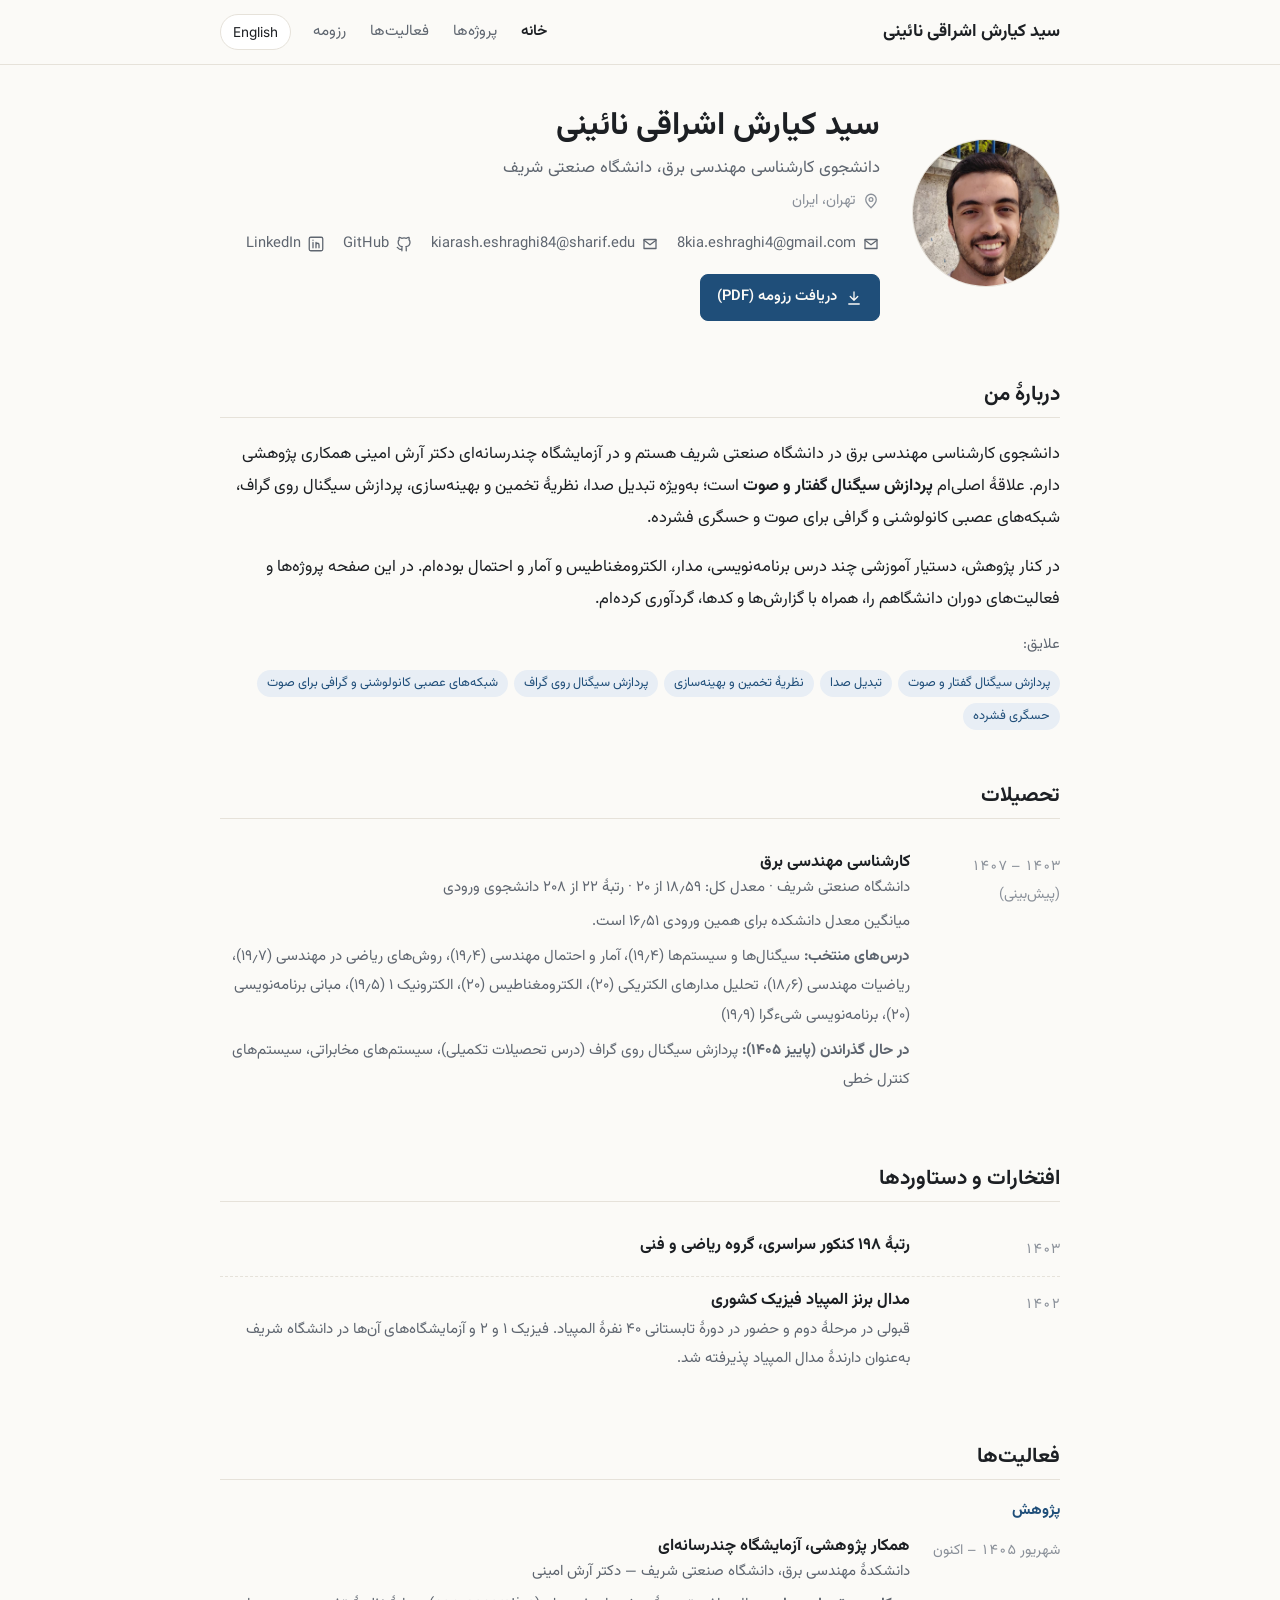
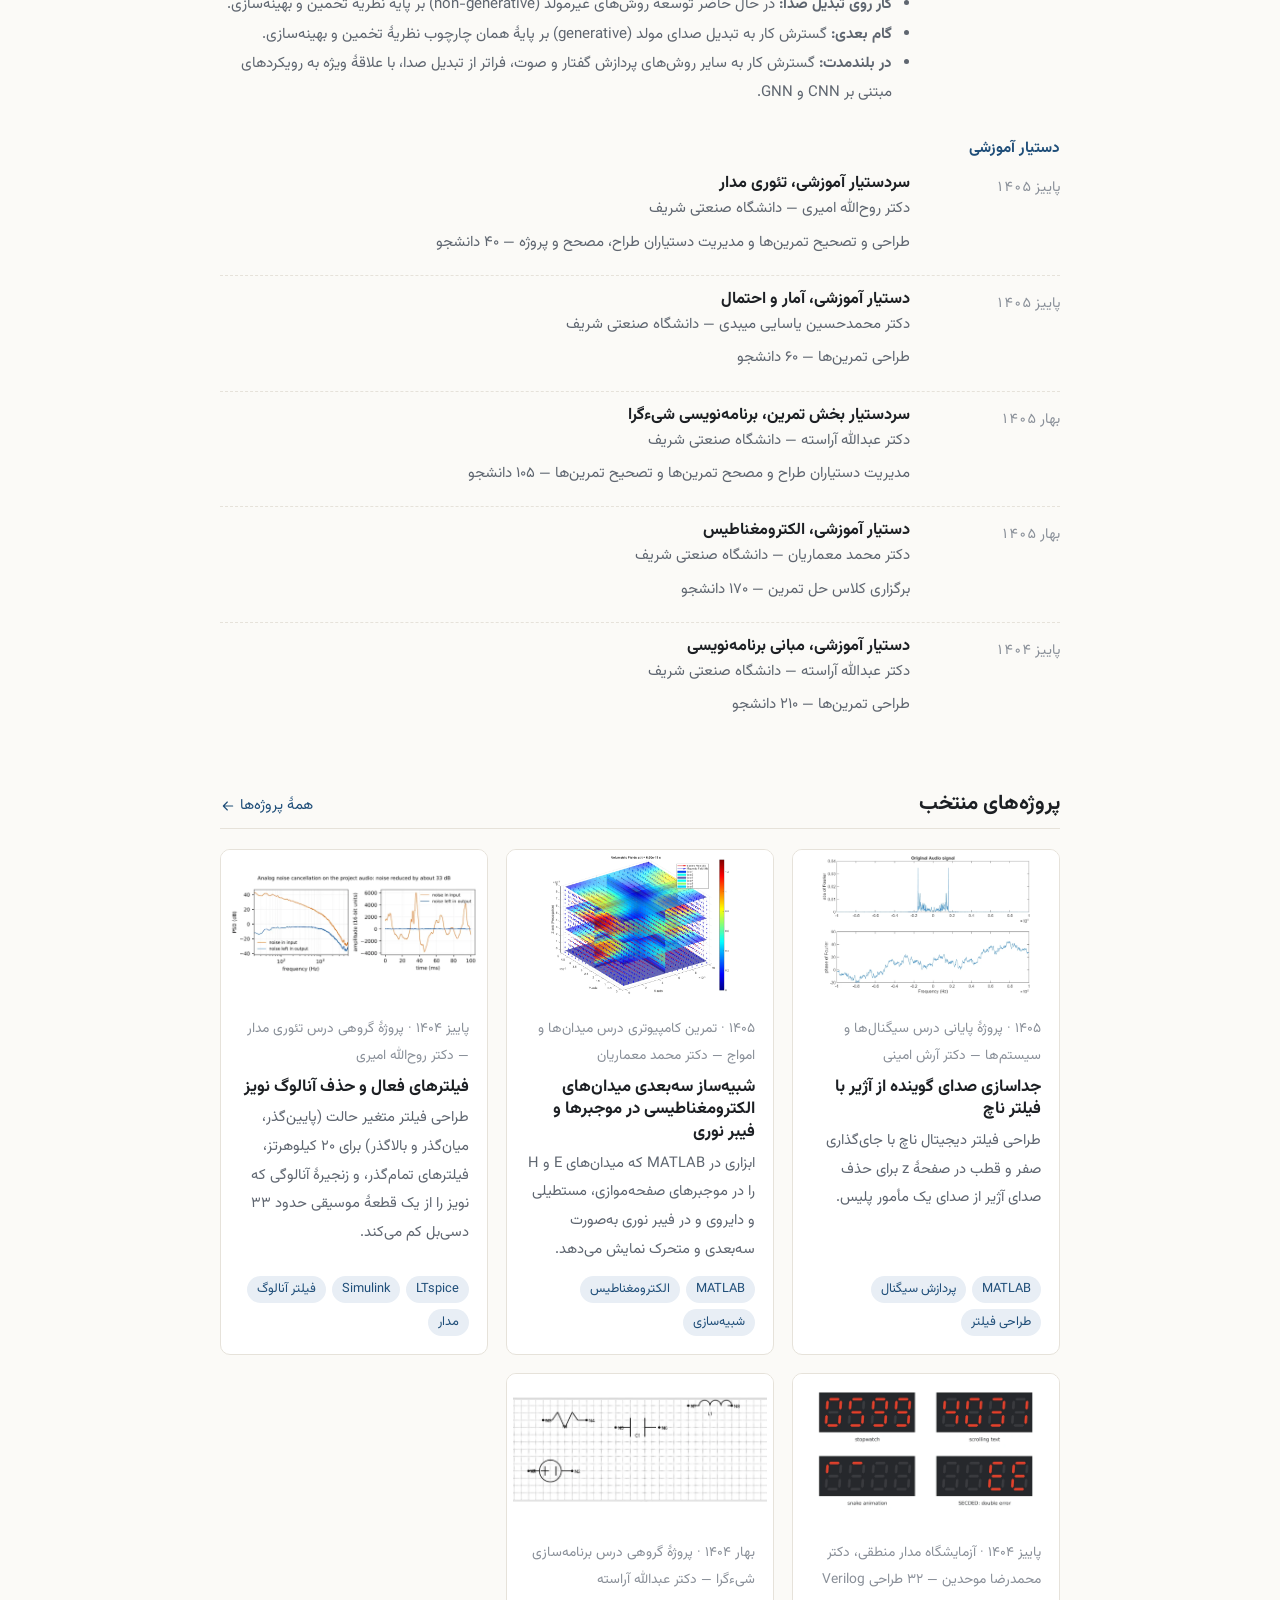
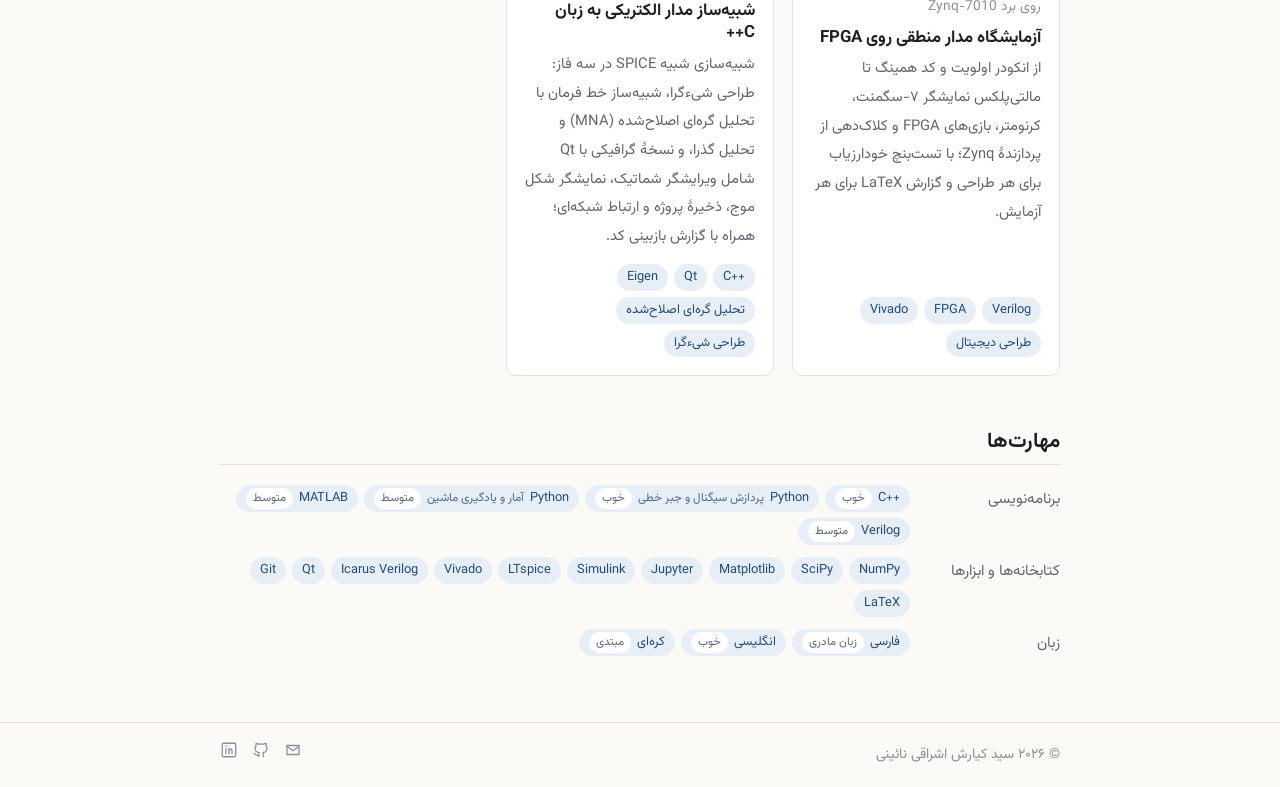
<file: index.html>
<!doctype html>
<html lang="fa" dir="rtl">
<head>
<meta charset="utf-8">
<meta name="viewport" content="width=device-width, initial-scale=1">
<title>Seyed Kiarash Eshraghi Naeini</title>
<meta name="description" content="Seyed Kiarash Eshraghi Naeini — B.Sc. student in Electrical Engineering at Sharif University of Technology. Projects, research and teaching in signal processing, circuits and probability.">
<meta property="og:type" content="website">
<meta property="og:title" content="Seyed Kiarash Eshraghi Naeini">
<meta property="og:description" content="Seyed Kiarash Eshraghi Naeini — B.Sc. student in Electrical Engineering at Sharif University of Technology. Projects, research and teaching in signal processing, circuits and probability.">
<meta property="og:image" content="https://seyedkiarash.github.io/assets/img/profile.jpg">
<meta name="twitter:card" content="summary">
<link rel="icon" href="assets/img/favicon.svg" type="image/svg+xml">
<link rel="stylesheet" href="assets/css/style.css">
</head>
<body data-page="home">
<header id="site-header"></header>
<main id="app" class="wrap"></main>
<footer id="site-footer"></footer>
<script src="assets/js/content.js"></script>
<script src="assets/js/app.js"></script>
</body>
</html>
</file>
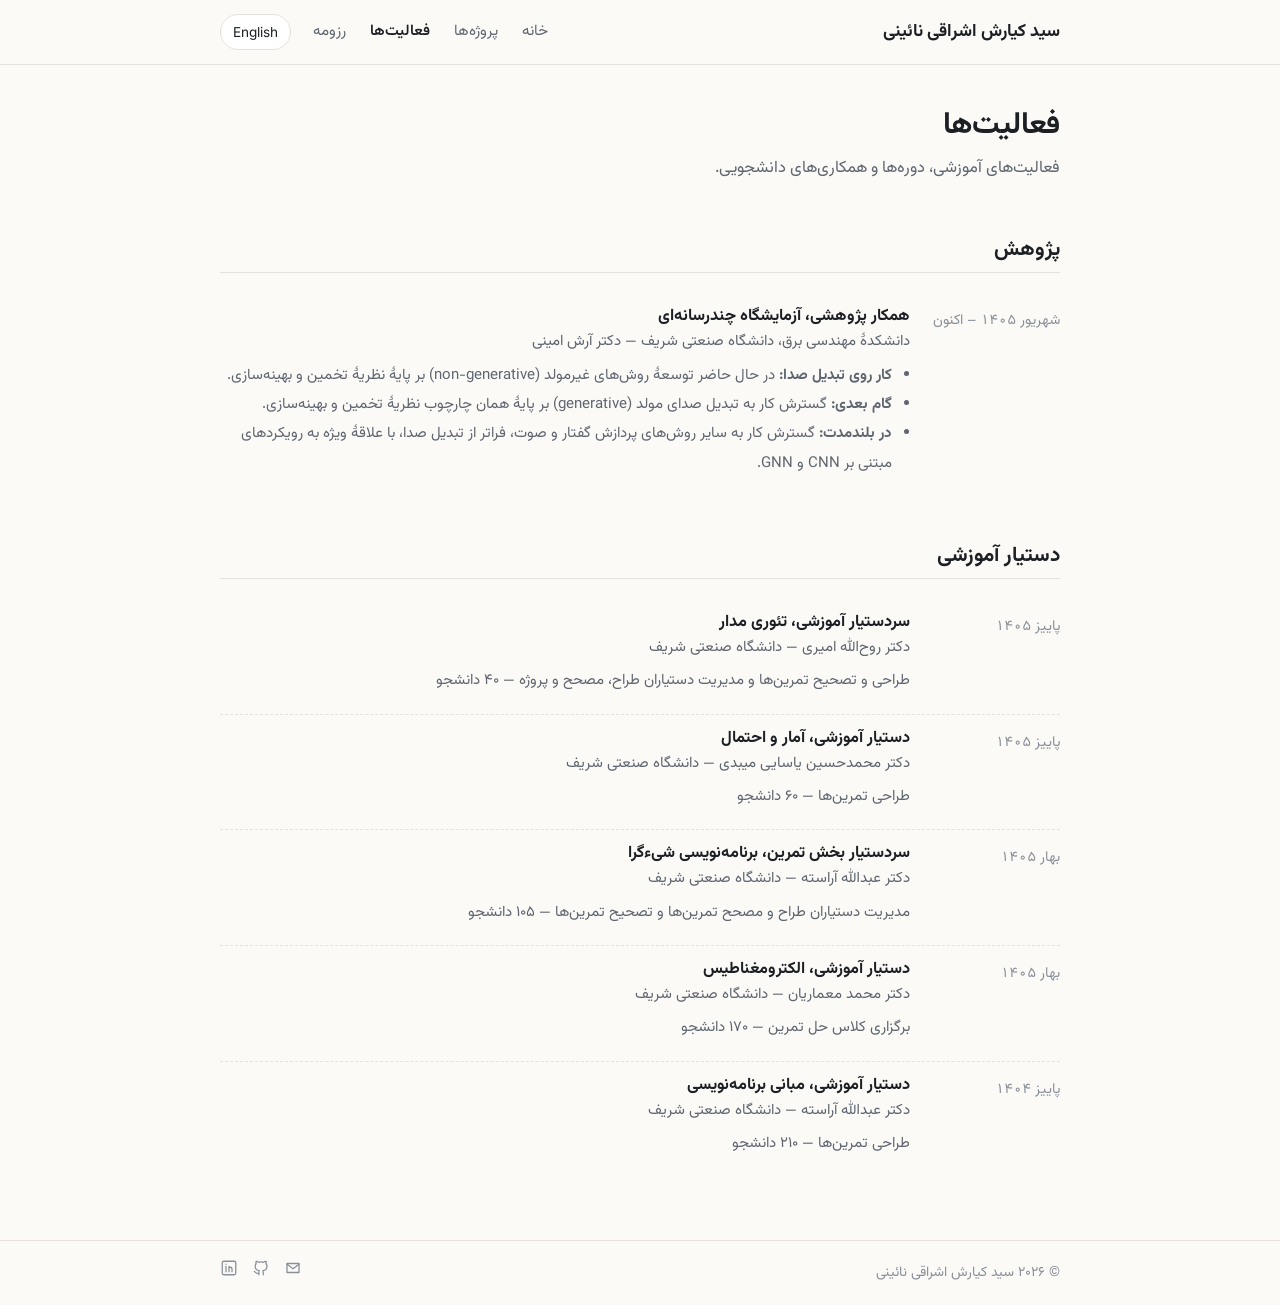
<file: activities.html>
<!doctype html>
<html lang="fa" dir="rtl">
<head>
<meta charset="utf-8">
<meta name="viewport" content="width=device-width, initial-scale=1">
<title>Seyed Kiarash Eshraghi Naeini</title>
<meta name="description" content="Seyed Kiarash Eshraghi Naeini — B.Sc. student in Electrical Engineering at Sharif University of Technology. Projects, research and teaching in signal processing, circuits and probability.">
<link rel="icon" href="assets/img/favicon.svg" type="image/svg+xml">
<link rel="stylesheet" href="assets/css/style.css">
</head>
<body data-page="activities">
<header id="site-header"></header>
<main id="app" class="wrap"></main>
<footer id="site-footer"></footer>
<script src="assets/js/content.js"></script>
<script src="assets/js/app.js"></script>
</body>
</html>
</file>
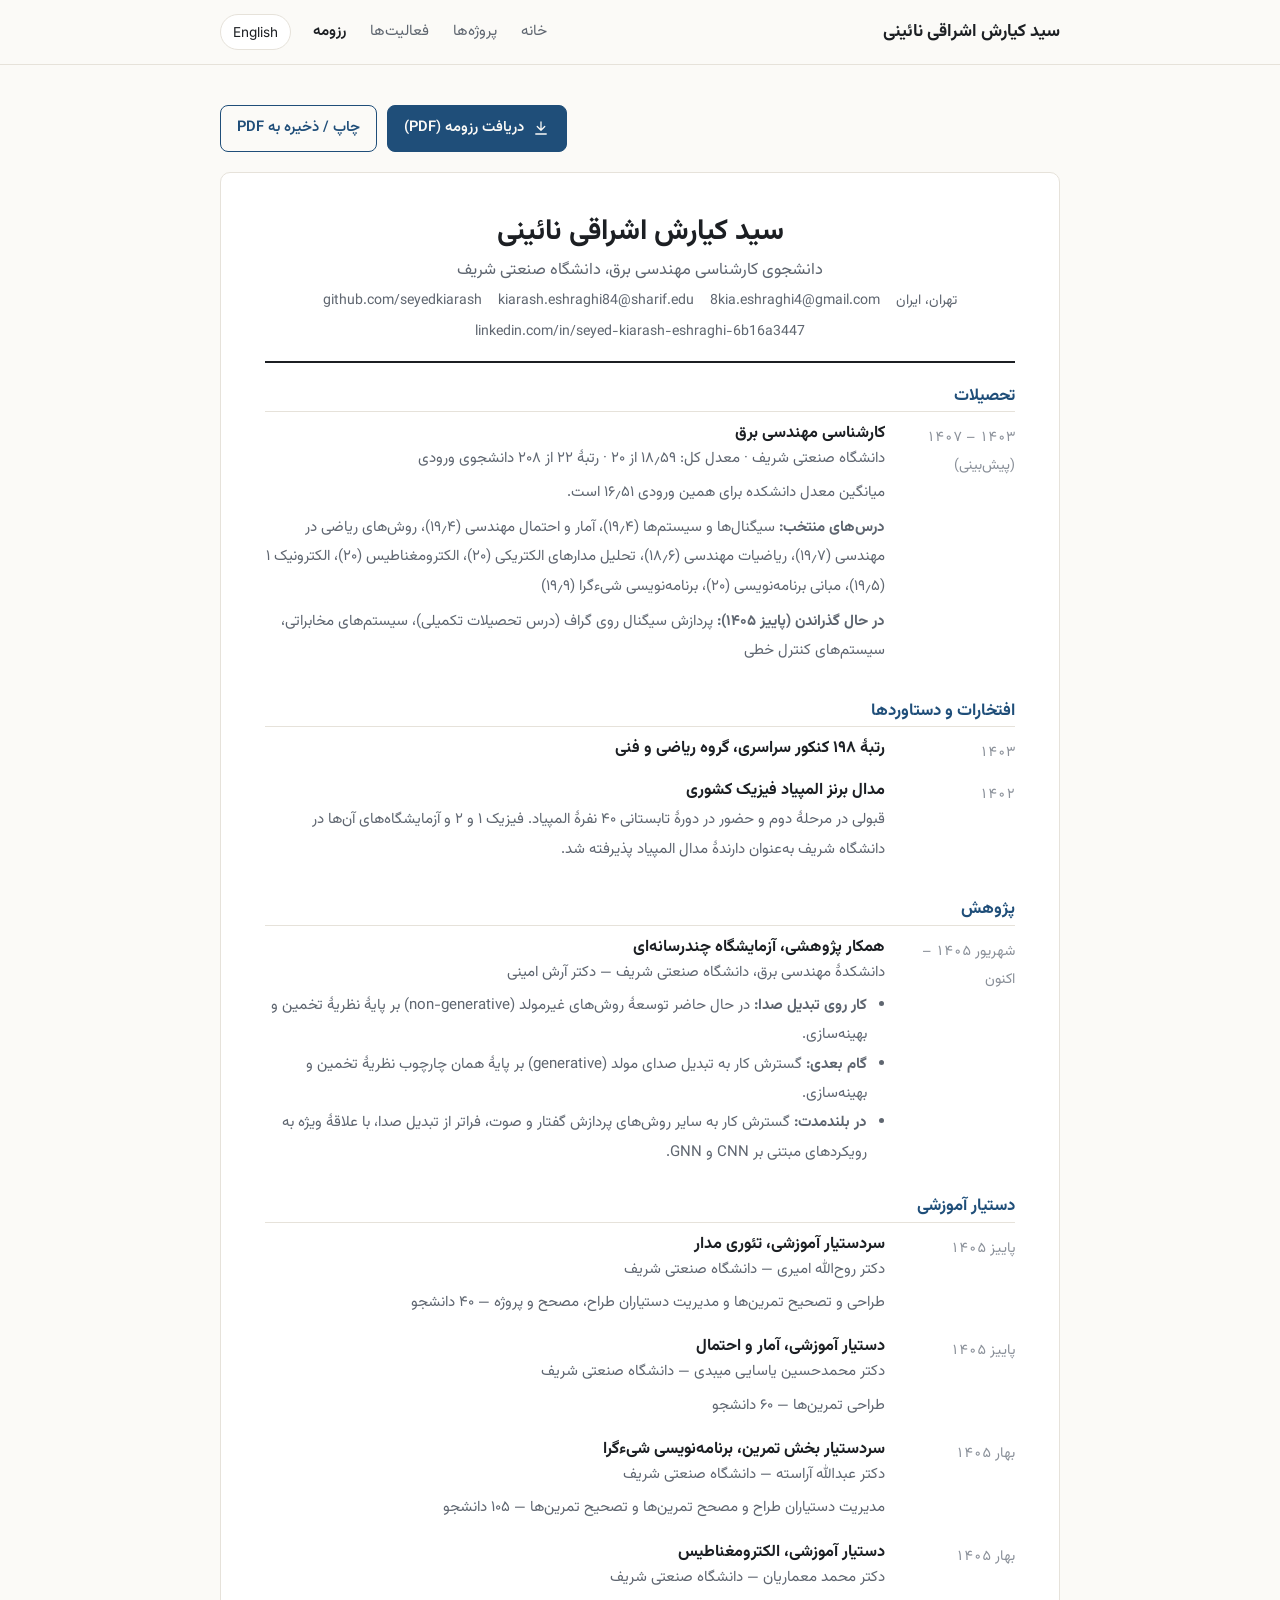
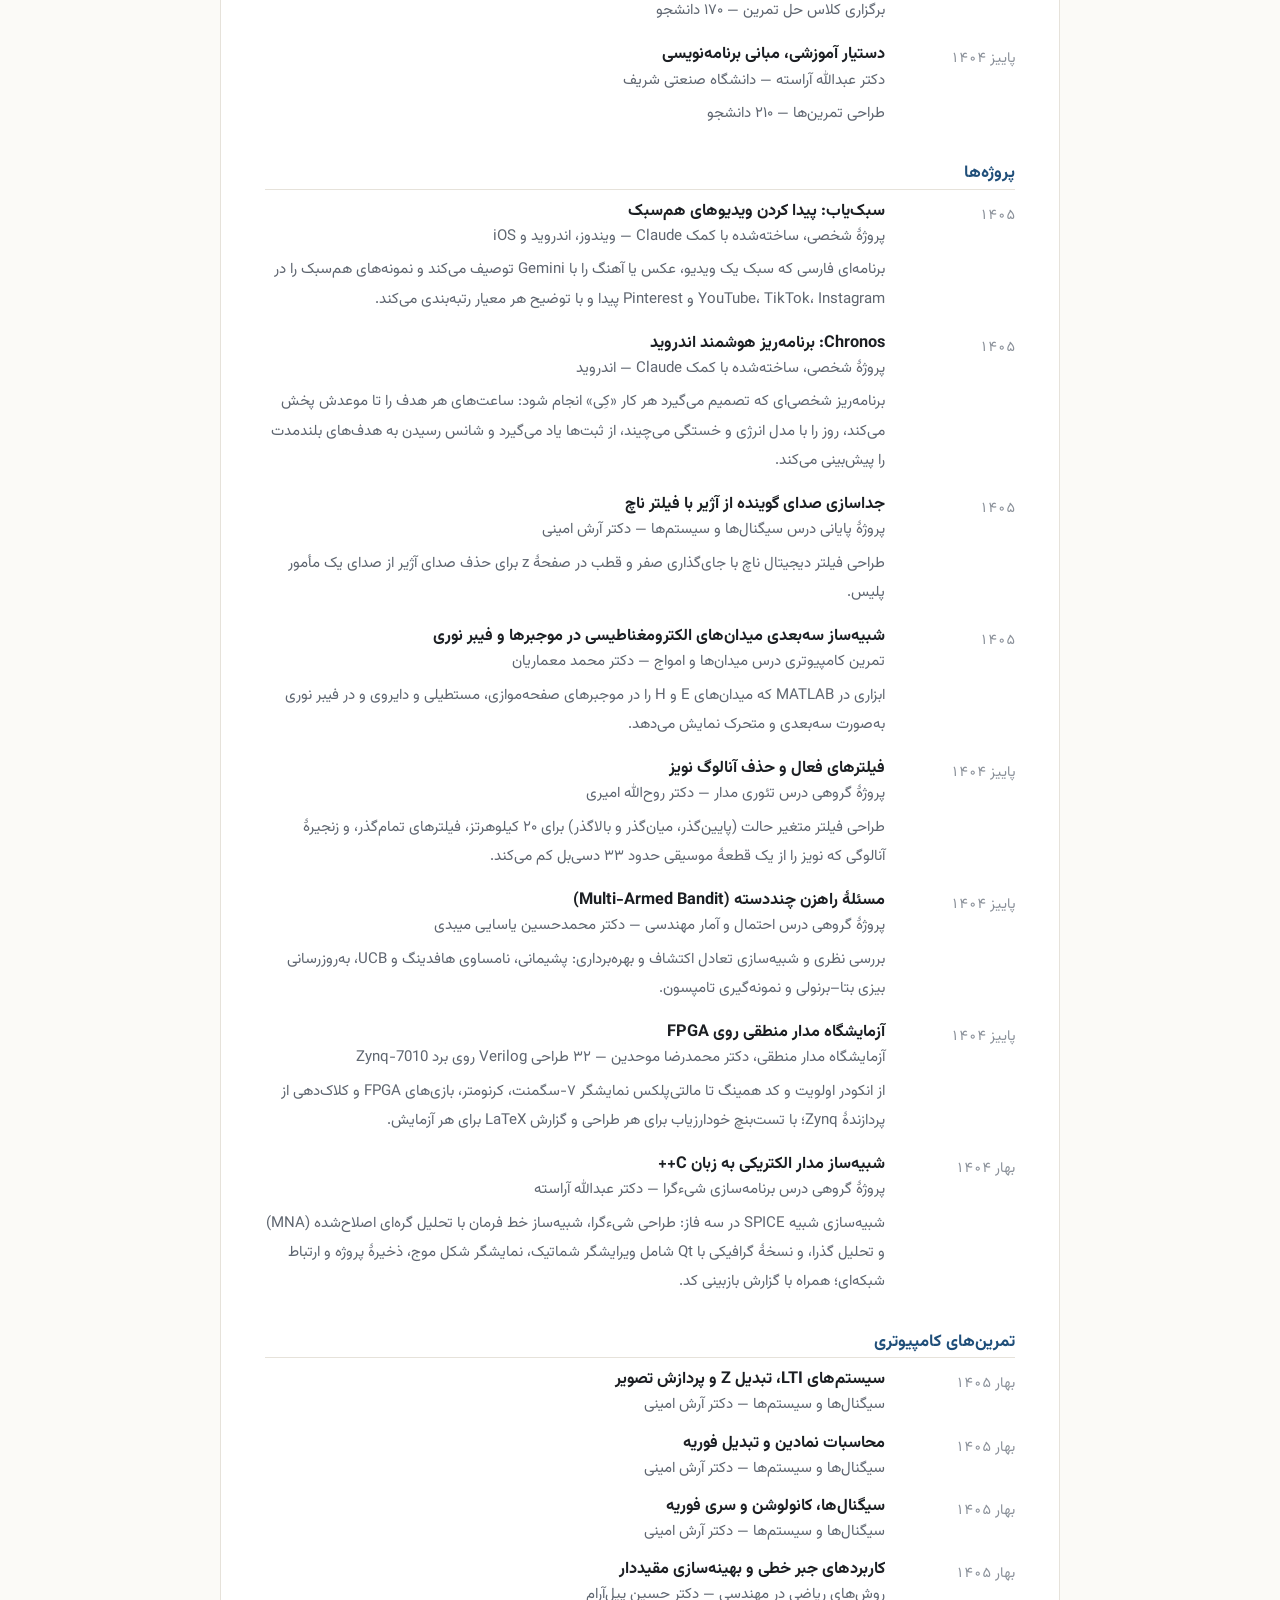
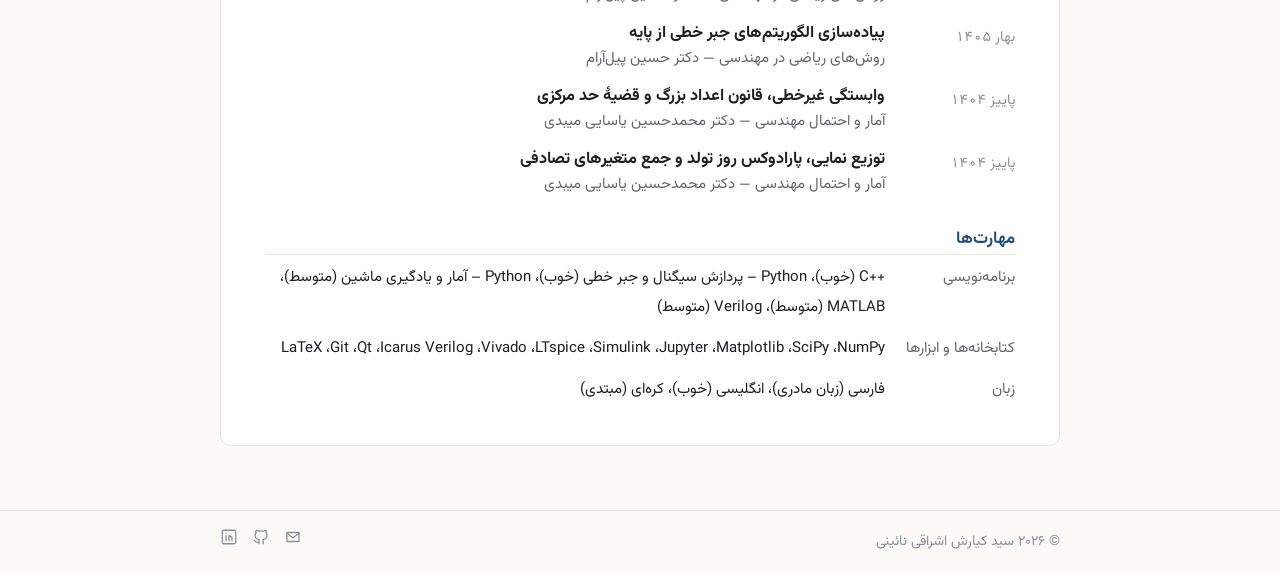
<file: cv.html>
<!doctype html>
<html lang="fa" dir="rtl">
<head>
<meta charset="utf-8">
<meta name="viewport" content="width=device-width, initial-scale=1">
<title>Seyed Kiarash Eshraghi Naeini</title>
<meta name="description" content="Seyed Kiarash Eshraghi Naeini — B.Sc. student in Electrical Engineering at Sharif University of Technology. Projects, research and teaching in signal processing, circuits and probability.">
<link rel="icon" href="assets/img/favicon.svg" type="image/svg+xml">
<link rel="stylesheet" href="assets/css/style.css">
</head>
<body data-page="cv">
<header id="site-header"></header>
<main id="app" class="wrap"></main>
<footer id="site-footer"></footer>
<script src="assets/js/content.js"></script>
<script src="assets/js/app.js"></script>
</body>
</html>
</file>
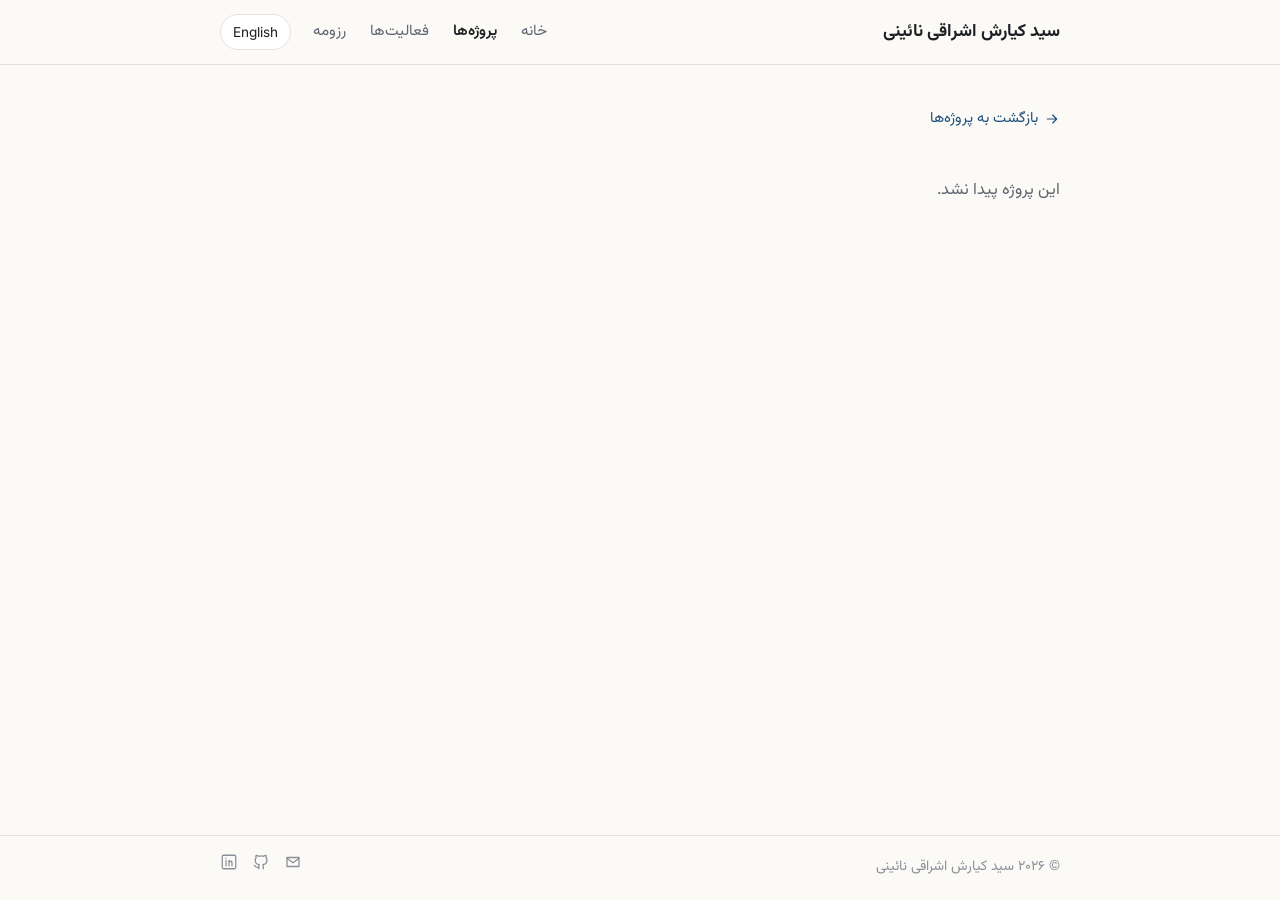
<file: project.html>
<!doctype html>
<html lang="fa" dir="rtl">
<head>
<meta charset="utf-8">
<meta name="viewport" content="width=device-width, initial-scale=1">
<title>Seyed Kiarash Eshraghi Naeini</title>
<meta name="description" content="Seyed Kiarash Eshraghi Naeini — B.Sc. student in Electrical Engineering at Sharif University of Technology. Projects, research and teaching in signal processing, circuits and probability.">
<link rel="icon" href="assets/img/favicon.svg" type="image/svg+xml">
<link rel="stylesheet" href="assets/css/style.css">
</head>
<body data-page="project">
<header id="site-header"></header>
<main id="app" class="wrap"></main>
<footer id="site-footer"></footer>
<script src="assets/js/content.js"></script>
<script src="assets/js/app.js"></script>
</body>
</html>
</file>
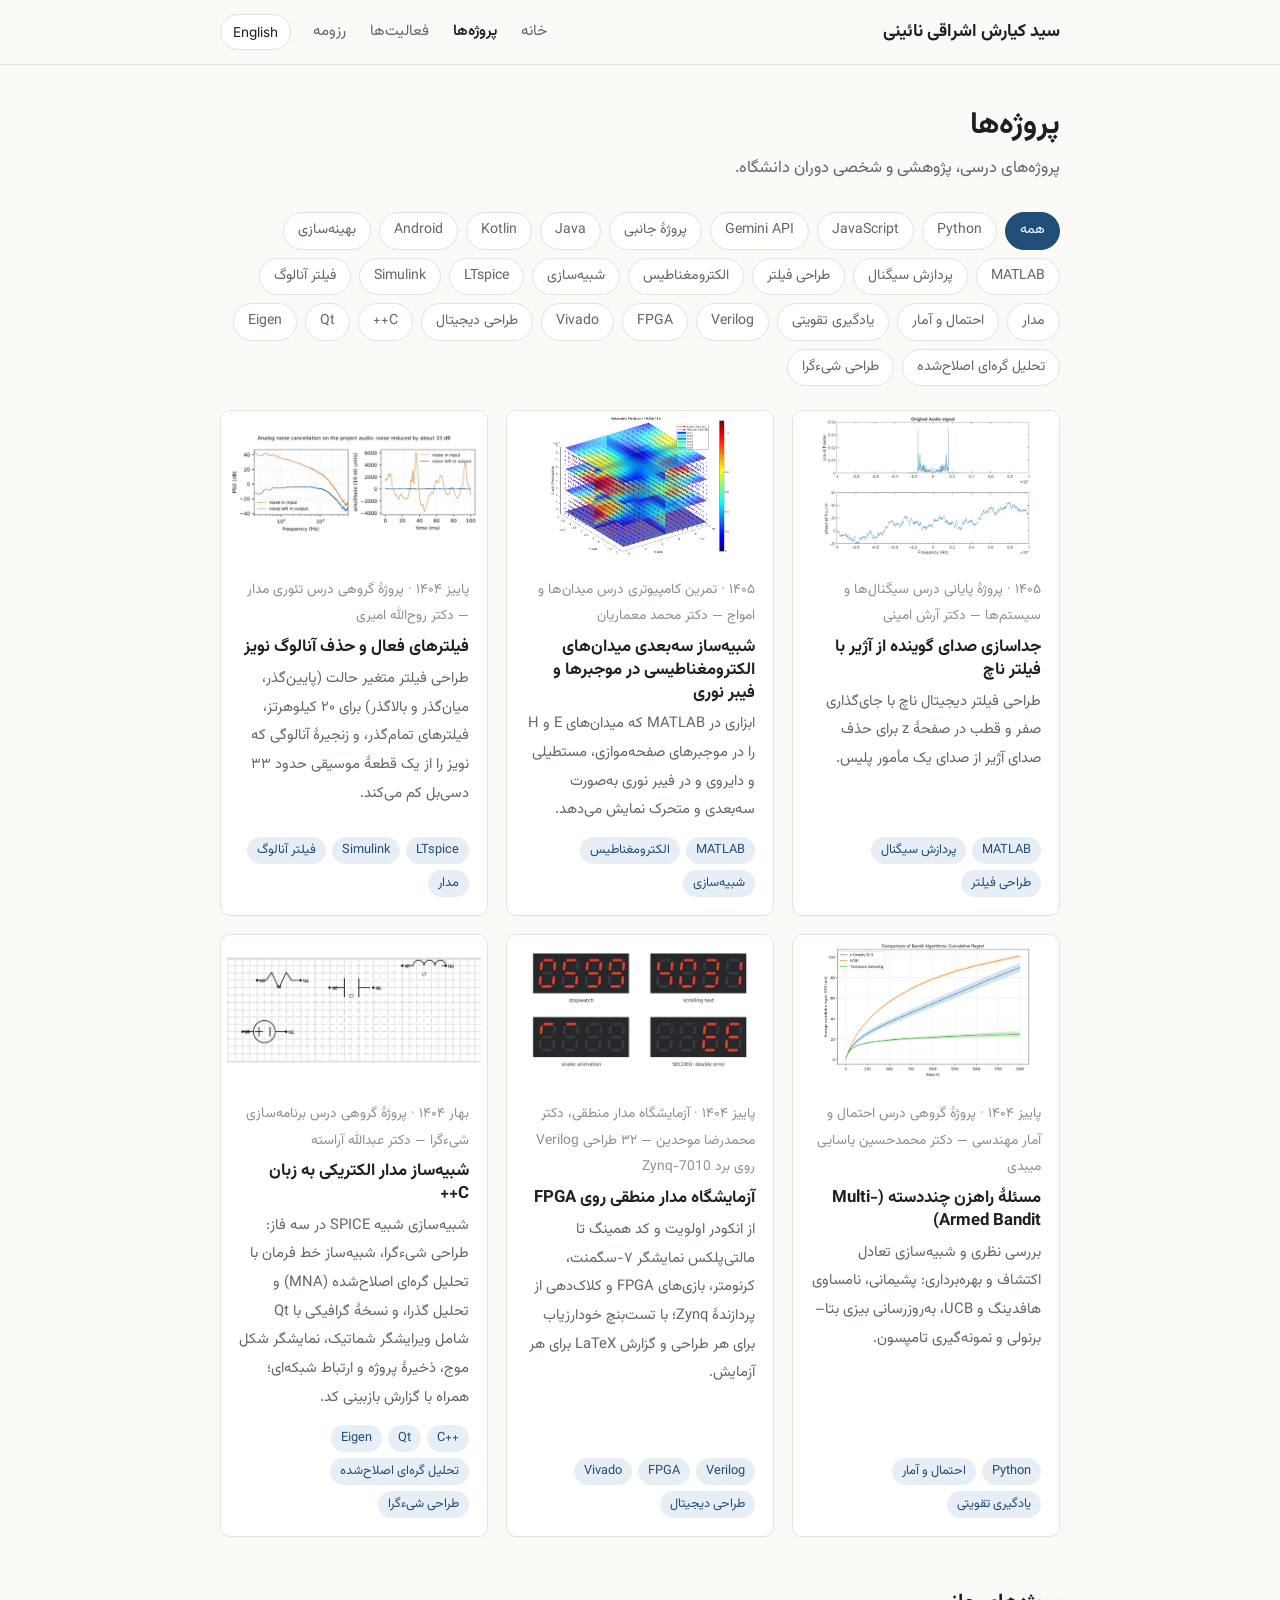
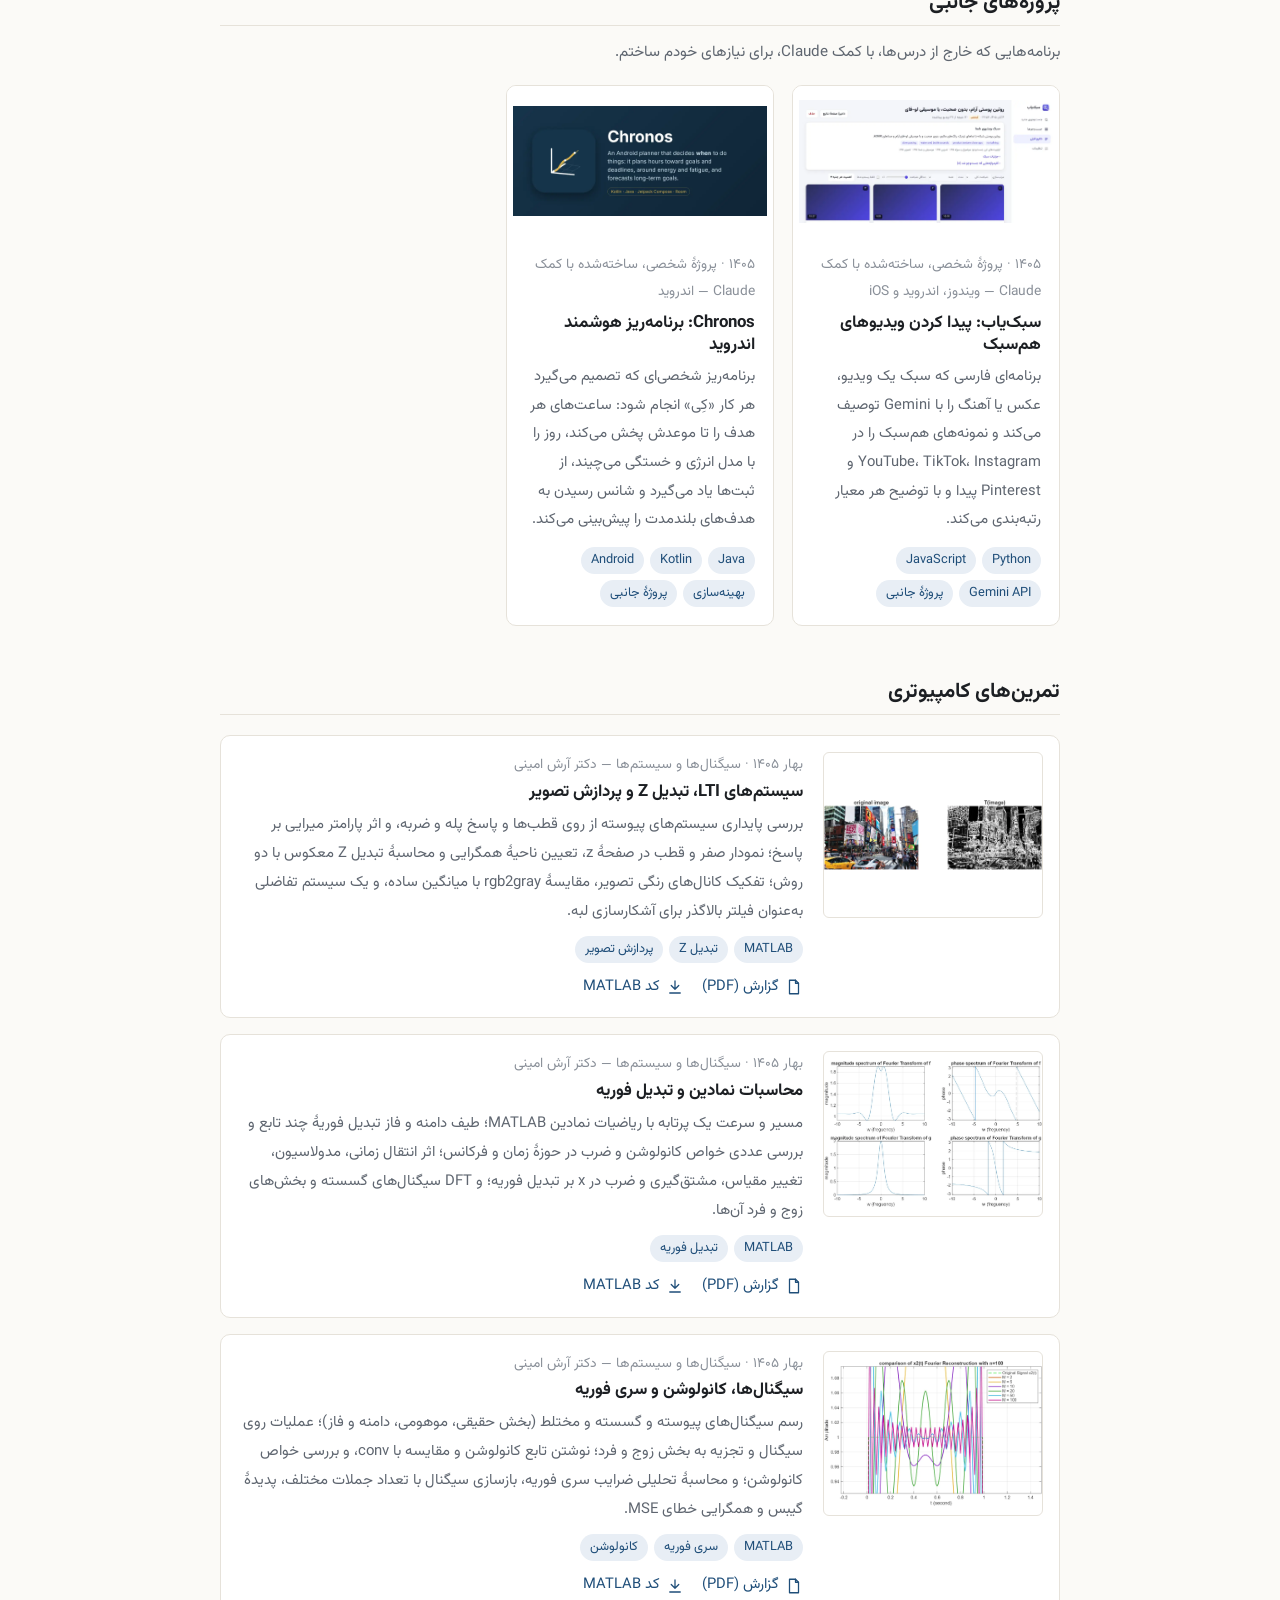
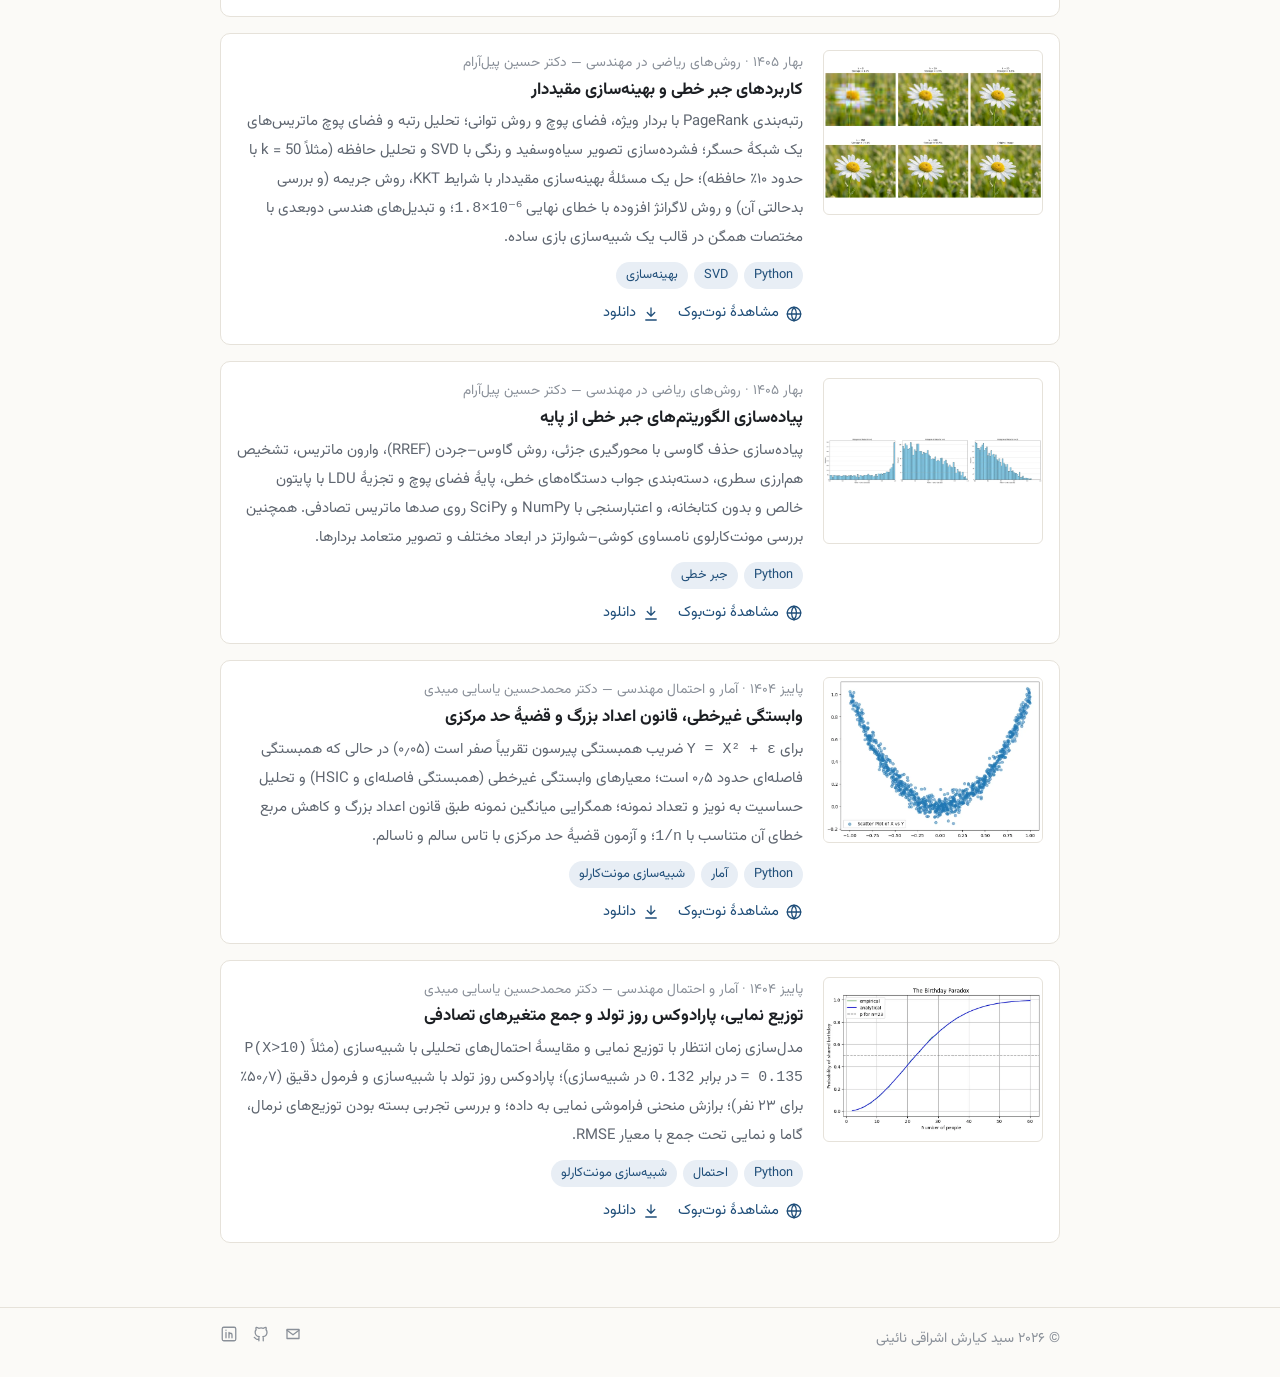
<file: projects.html>
<!doctype html>
<html lang="fa" dir="rtl">
<head>
<meta charset="utf-8">
<meta name="viewport" content="width=device-width, initial-scale=1">
<title>Seyed Kiarash Eshraghi Naeini</title>
<meta name="description" content="Seyed Kiarash Eshraghi Naeini — B.Sc. student in Electrical Engineering at Sharif University of Technology. Projects, research and teaching in signal processing, circuits and probability.">
<link rel="icon" href="assets/img/favicon.svg" type="image/svg+xml">
<link rel="stylesheet" href="assets/css/style.css">
</head>
<body data-page="projects">
<header id="site-header"></header>
<main id="app" class="wrap"></main>
<footer id="site-footer"></footer>
<script src="assets/js/content.js"></script>
<script src="assets/js/app.js"></script>
</body>
</html>
</file>
<file: assets/css/style.css>
/* ============ fonts (self-hosted) ============ */
@font-face { font-family: "Vazirmatn"; src: url("../fonts/Vazirmatn-Regular.woff2") format("woff2"); font-weight: 400; font-display: swap; }
@font-face { font-family: "Vazirmatn"; src: url("../fonts/Vazirmatn-SemiBold.woff2") format("woff2"); font-weight: 600; font-display: swap; }
@font-face { font-family: "Vazirmatn"; src: url("../fonts/Vazirmatn-Bold.woff2") format("woff2"); font-weight: 700; font-display: swap; }
@font-face { font-family: "Inter"; src: url("../fonts/inter-latin-400-normal.woff2") format("woff2"); font-weight: 400; font-display: swap; }
@font-face { font-family: "Inter"; src: url("../fonts/inter-latin-600-normal.woff2") format("woff2"); font-weight: 600; font-display: swap; }
@font-face { font-family: "Inter"; src: url("../fonts/inter-latin-700-normal.woff2") format("woff2"); font-weight: 700; font-display: swap; }
@font-face { font-family: "Source Serif 4"; src: url("../fonts/source-serif-4-latin-600-normal.woff2") format("woff2"); font-weight: 600; font-display: swap; }
@font-face { font-family: "Source Serif 4"; src: url("../fonts/source-serif-4-latin-700-normal.woff2") format("woff2"); font-weight: 700; font-display: swap; }

/* ============ tokens ============ */
:root {
  --bg: #fbfaf7;
  --surface: #ffffff;
  --text: #1c1f23;
  --muted: #5f6670;
  --faint: #8a9099;
  --line: #e6e2da;
  --accent: #1f4e79;
  --accent-soft: #e8eef5;
  --radius: 10px;
  --wrap: 880px;
  --font-fa: "Vazirmatn", Tahoma, sans-serif;
  --font-en: "Inter", system-ui, -apple-system, "Segoe UI", sans-serif;
  --font-en-serif: "Source Serif 4", Georgia, serif;
}
@media (prefers-color-scheme: dark) {
  :root {
    --bg: #15171a;
    --surface: #1c1f23;
    --text: #e7e5e0;
    --muted: #a3a8ae;
    --faint: #7c8288;
    --line: #2c3036;
    --accent: #8fb6dd;
    --accent-soft: #22303e;
  }
}

/* ============ base ============ */
*, *::before, *::after { box-sizing: border-box; }
html { -webkit-text-size-adjust: 100%; }
body {
  margin: 0;
  background: var(--bg);
  color: var(--text);
  font-family: var(--font-en);
  font-size: 16px;
  line-height: 1.7;
  min-height: 100vh;
  display: flex;
  flex-direction: column;
}
html[lang="fa"] body { font-family: var(--font-fa); font-size: 16.5px; line-height: 1.95; }
html[lang="en"] h1, html[lang="en"] h2, html[lang="en"] .brand { font-family: var(--font-en-serif); }
a { color: var(--accent); text-decoration: none; }
a:hover { text-decoration: underline; text-underline-offset: 3px; }
img { max-width: 100%; display: block; }
h1, h2, h3 { line-height: 1.35; margin: 0; font-weight: 700; }
.wrap { max-width: var(--wrap); margin: 0 auto; padding: 0 20px; }
main { flex: 1; width: 100%; }
main.wrap { padding-top: 40px; padding-bottom: 64px; }
.icon { width: 18px; height: 18px; stroke: currentColor; stroke-width: 1.7; stroke-linecap: round; stroke-linejoin: round; flex: none; }
[dir="rtl"] .icon.dir { transform: scaleX(-1); }
.icon.back-icon { transform: scaleX(-1); }
[dir="rtl"] .icon.back-icon { transform: none; }

/* ============ header / footer ============ */
#site-header { border-bottom: 1px solid var(--line); background: var(--bg); position: sticky; top: 0; z-index: 10; }
.header-inner { display: flex; align-items: center; justify-content: space-between; gap: 16px; min-height: 64px; flex-wrap: wrap; }
.brand { font-weight: 700; font-size: 1.1rem; color: var(--text); }
.brand:hover { text-decoration: none; }
.nav { display: flex; align-items: center; gap: 4px; flex-wrap: wrap; }
.nav a { color: var(--muted); padding: 6px 10px; border-radius: 6px; font-size: .95rem; }
.nav a:hover { color: var(--text); background: var(--accent-soft); text-decoration: none; }
.nav a[aria-current="page"] { color: var(--text); font-weight: 600; }
.lang-btn {
  margin-inline-start: 8px; font: inherit; font-size: .85rem; cursor: pointer;
  border: 1px solid var(--line); background: var(--surface); color: var(--text);
  padding: 4px 12px; border-radius: 999px;
}
.lang-btn[lang="fa"] { font-family: var(--font-fa); }
.lang-btn[lang="en"] { font-family: var(--font-en); }
.lang-btn:hover { border-color: var(--accent); }
#site-footer { border-top: 1px solid var(--line); color: var(--faint); font-size: .875rem; }
.footer-inner { display: flex; justify-content: space-between; align-items: center; min-height: 64px; gap: 12px; flex-wrap: wrap; }
.footer-links { display: flex; gap: 14px; }
.footer-links a { color: var(--faint); }
.footer-links a:hover { color: var(--accent); }

/* ============ hero ============ */
.hero { display: flex; gap: 32px; align-items: center; padding-bottom: 8px; }
.hero-photo { width: 148px; height: 148px; border-radius: 50%; object-fit: cover; flex: none; border: 1px solid var(--line); }
.avatar-fallback { display: grid; place-items: center; background: var(--accent-soft); color: var(--accent); }
.avatar-fallback svg { width: 46%; height: 46%; fill: none; stroke: currentColor; stroke-width: 1.4; stroke-linecap: round; opacity: .75; }
.audio-list { display: grid; grid-template-columns: repeat(auto-fit, minmax(260px, 1fr)); gap: 14px; }
.audio { margin: 0; padding: 12px 14px; border: 1px solid var(--line); border-radius: 8px; background: var(--surface); }
.audio figcaption { font-size: .92rem; color: var(--muted); margin-bottom: 8px; }
.audio audio { width: 100%; }
.hero h1 { font-size: 2rem; }
.hero-title { margin: 4px 0 0; color: var(--muted); font-size: 1.05rem; }
.hero-loc { margin: 2px 0 0; color: var(--faint); font-size: .92rem; display: flex; align-items: center; gap: 6px; }
.hero-links { display: flex; flex-wrap: wrap; gap: 6px 18px; margin: 14px 0 0; font-size: .92rem; }
.hero-links a { display: inline-flex; align-items: center; gap: 6px; color: var(--muted); }
.hero-links a:hover { color: var(--accent); }
.hero-links a span { direction: ltr; unicode-bidi: isolate; }
.btn {
  display: inline-flex; align-items: center; gap: 8px; margin-top: 16px;
  background: var(--accent); color: var(--bg); padding: 8px 16px; border-radius: 8px;
  font: inherit; font-size: .92rem; font-weight: 600; border: 1px solid var(--accent); cursor: pointer;
}
.btn:hover { text-decoration: none; opacity: .92; }
.btn-ghost { background: transparent; color: var(--accent); }

/* ============ sections ============ */
.section { margin-top: 52px; }
.section-head { display: flex; align-items: baseline; justify-content: space-between; gap: 12px; border-bottom: 1px solid var(--line); padding-bottom: 8px; margin-bottom: 20px; }
.section-head h2 { font-size: 1.3rem; }
.section-intro { color: var(--muted); margin: -8px 0 18px; font-size: .95rem; }
.more { display: inline-flex; align-items: center; gap: 4px; font-size: .92rem; white-space: nowrap; }
.more .icon { width: 16px; height: 16px; }
.prose p { margin: 0 0 1em; }
.prose p:last-child { margin-bottom: 0; }
.prose ul { margin: 0 0 1em; padding-inline-start: 1.3em; }
.interests { display: flex; align-items: center; gap: 10px; flex-wrap: wrap; margin-top: 16px; }
.label { color: var(--muted); font-size: .92rem; }
.page-head { margin-bottom: 28px; }
.page-head h1 { font-size: 1.9rem; }
.page-head > p { color: var(--muted); margin: 6px 0 0; }

/* entries (education, achievements, activities) */
.entry { display: grid; grid-template-columns: 130px 1fr; gap: 20px; padding: 12px 0; }
.entry + .entry { border-top: 1px dashed var(--line); }
.entry-date { color: var(--faint); font-size: .9rem; padding-top: 2px; font-variant-numeric: tabular-nums; }
.entry h3 { font-size: 1.02rem; }
.entry-sub { color: var(--muted); font-size: .94rem; }
.entry-desc { color: var(--muted); font-size: .94rem; margin-top: 4px; }
.entry-desc p { margin: 0 0 .4em; }
.entry-desc ul { margin: 0; padding-inline-start: 1.2em; }

.group-h { font-size: .95rem; color: var(--accent); margin: 18px 0 2px; }
.section-head + .group-h { margin-top: 0; }
.entry-date:empty { display: none; }
.entry:has(.entry-date:empty) { grid-template-columns: 1fr; }

/* tags */
.tags { list-style: none; display: flex; flex-wrap: wrap; gap: 6px; margin: 0; padding: 0; }
.tags li { background: var(--accent-soft); color: var(--accent); font-size: .8rem; padding: 2px 10px; border-radius: 999px; line-height: 1.8; }

/* skills */
.skills { display: grid; grid-template-columns: 130px 1fr; gap: 12px 20px; margin: 0; }
.skills dt { color: var(--muted); font-size: .94rem; }
.skills dd { margin: 0; }

/* cards */
.grid { display: grid; grid-template-columns: repeat(auto-fill, minmax(250px, 1fr)); gap: 18px; }
.card {
  display: flex; flex-direction: column; background: var(--surface); border: 1px solid var(--line);
  border-radius: var(--radius); overflow: hidden; color: var(--text); transition: border-color .15s, transform .15s;
}
.card:hover { text-decoration: none; border-color: var(--accent); transform: translateY(-2px); }
.card-cover { aspect-ratio: 16 / 9; background: var(--accent-soft); overflow: hidden; }
.card-cover { background: #fff; }
.card-cover img { width: 100%; height: 100%; object-fit: contain; padding: 6px; }
.card-body { padding: 16px 18px 18px; display: flex; flex-direction: column; gap: 6px; flex: 1; }
.card h3 { font-size: 1.05rem; }
.card p { margin: 0; color: var(--muted); font-size: .92rem; flex: 1; }
.card .tags { margin-top: 6px; }
.meta { color: var(--faint); font-size: .86rem; }

.skill { display: inline-flex; align-items: baseline; gap: 6px; }
.skill-note { opacity: .8; font-size: .92em; }
.skill-level { background: var(--surface); color: var(--muted); border-radius: 999px; padding: 0 7px; font-size: .9em; }

/* assignments */
.assign-list { display: grid; gap: 16px; }
.assign { display: grid; grid-template-columns: 220px 1fr; gap: 20px; background: var(--surface); border: 1px solid var(--line); border-radius: var(--radius); padding: 16px; }
.assign-img { display: block; background: #fff; border-radius: 6px; border: 1px solid var(--line); overflow: hidden; align-self: start; }
.assign-img img { width: 100%; aspect-ratio: 4 / 3; object-fit: contain; }
.assign h3 { font-size: 1.05rem; margin: 2px 0 6px; }
.assign p { margin: 0 0 10px; color: var(--muted); font-size: .93rem; }
.assign-links { display: flex; flex-wrap: wrap; gap: 8px 18px; margin-top: 10px; font-size: .92rem; }
.assign-links a { display: inline-flex; align-items: center; gap: 6px; }
@media (max-width: 640px) { .assign { grid-template-columns: 1fr; } }

/* filter */
.filter { display: flex; flex-wrap: wrap; gap: 8px; margin-bottom: 24px; }
.filter button {
  font: inherit; font-size: .88rem; cursor: pointer; padding: 4px 14px; border-radius: 999px;
  border: 1px solid var(--line); background: var(--surface); color: var(--muted);
}
.filter button:hover { border-color: var(--accent); color: var(--text); }
.filter button[aria-pressed="true"] { background: var(--accent); color: var(--bg); border-color: var(--accent); }

/* project page */
.back { display: inline-flex; align-items: center; gap: 6px; font-size: .92rem; margin-bottom: 24px; }
.back .icon { width: 16px; height: 16px; }
.project .page-head .tags { margin-top: 12px; }
.project .page-head h1 { margin: 4px 0; }
.project-cover { margin: 0 0 28px; border-radius: var(--radius); overflow: hidden; border: 1px solid var(--line); background: #fff; }
.project-cover img { width: 100%; max-height: 520px; object-fit: contain; }
.sub-h { font-size: 1.1rem; margin: 36px 0 14px; padding-bottom: 6px; border-bottom: 1px solid var(--line); }
.gallery { display: grid; grid-template-columns: repeat(auto-fill, minmax(340px, 1fr)); gap: 18px; }
.gallery figure { margin: 0; }
.gallery img { border-radius: 8px; border: 1px solid var(--line); aspect-ratio: 4 / 3; object-fit: contain; width: 100%; background: #fff; padding: 4px; }
.gallery figcaption { color: var(--faint); font-size: .85rem; margin-top: 6px; }
.prose code, .entry-desc code { font-family: ui-monospace, Consolas, monospace; font-size: .88em; background: var(--accent-soft); padding: 1px 6px; border-radius: 4px; unicode-bidi: isolate; white-space: nowrap; }
.file-list { list-style: none; margin: 0; padding: 0; display: grid; gap: 8px; }
.file-list a {
  display: flex; align-items: center; gap: 10px; padding: 10px 14px; border: 1px solid var(--line);
  border-radius: 8px; background: var(--surface); color: var(--text);
}
.file-list a:hover { border-color: var(--accent); text-decoration: none; }
.file-list span:first-of-type { flex: 1; }
.ext { font-size: .75rem; color: var(--faint); border: 1px solid var(--line); border-radius: 4px; padding: 0 6px; font-family: var(--font-en); }
.pager { display: grid; grid-template-columns: 1fr 1fr; gap: 16px; margin-top: 48px; padding-top: 20px; border-top: 1px solid var(--line); }
.pager a { display: flex; flex-direction: column; color: var(--text); font-weight: 600; }
.pager a small { color: var(--faint); font-weight: 400; }
.pager-next { text-align: end; }
.empty { color: var(--muted); }

/* CV page */
.cv-actions { display: flex; gap: 10px; justify-content: flex-end; margin-bottom: 20px; flex-wrap: wrap; }
.cv-actions .btn { margin-top: 0; }
.cv { background: var(--surface); border: 1px solid var(--line); border-radius: var(--radius); padding: 40px 44px; }
.cv-head { text-align: center; border-bottom: 2px solid var(--text); padding-bottom: 14px; }
.cv-head h1 { font-size: 1.8rem; }
.cv-head p { margin: 2px 0 0; color: var(--muted); }
.cv-contact { display: flex; justify-content: center; flex-wrap: wrap; gap: 4px 16px; font-size: .88rem; }
.cv-contact span { unicode-bidi: isolate; }
.cv-sec { margin-top: 22px; }
.cv-sec h2 { font-size: 1.05rem; text-transform: uppercase; letter-spacing: .04em; color: var(--accent); border-bottom: 1px solid var(--line); padding-bottom: 4px; margin-bottom: 4px; }
html[lang="fa"] .cv-sec h2 { letter-spacing: 0; }
.cv .entry { padding: 6px 0; grid-template-columns: 110px 1fr; }
.cv .entry + .entry { border-top: none; }
.cv .skills { grid-template-columns: 110px 1fr; margin-top: 8px; font-size: .94rem; }

/* ============ responsive ============ */
@media (max-width: 640px) {
  main.wrap { padding-top: 28px; }
  .header-inner { padding-top: 10px; padding-bottom: 10px; }
  .nav a { padding: 4px 8px; font-size: .9rem; }
  .hero { flex-direction: column; text-align: center; gap: 18px; }
  .hero-photo { width: 120px; height: 120px; }
  .hero-loc, .hero-links { justify-content: center; }
  .hero h1 { font-size: 1.7rem; }
  .entry, .skills, .cv .entry, .cv .skills { grid-template-columns: 1fr; gap: 2px; }
  .skills dd { margin-bottom: 10px; }
  .cv { padding: 24px 18px; }
  .pager { grid-template-columns: 1fr; }
}

/* ============ print (CV) ============ */
@media print {
  :root { --bg: #fff; --surface: #fff; --text: #000; --muted: #333; --faint: #555; --line: #ccc; --accent: #1f4e79; }
  #site-header, #site-footer, .cv-actions { display: none !important; }
  main.wrap { padding: 0; max-width: none; }
  .cv { border: none; padding: 0; }
  .entry { break-inside: avoid; }
  a { color: inherit; }
  @page { margin: 14mm; }
}
</file>
